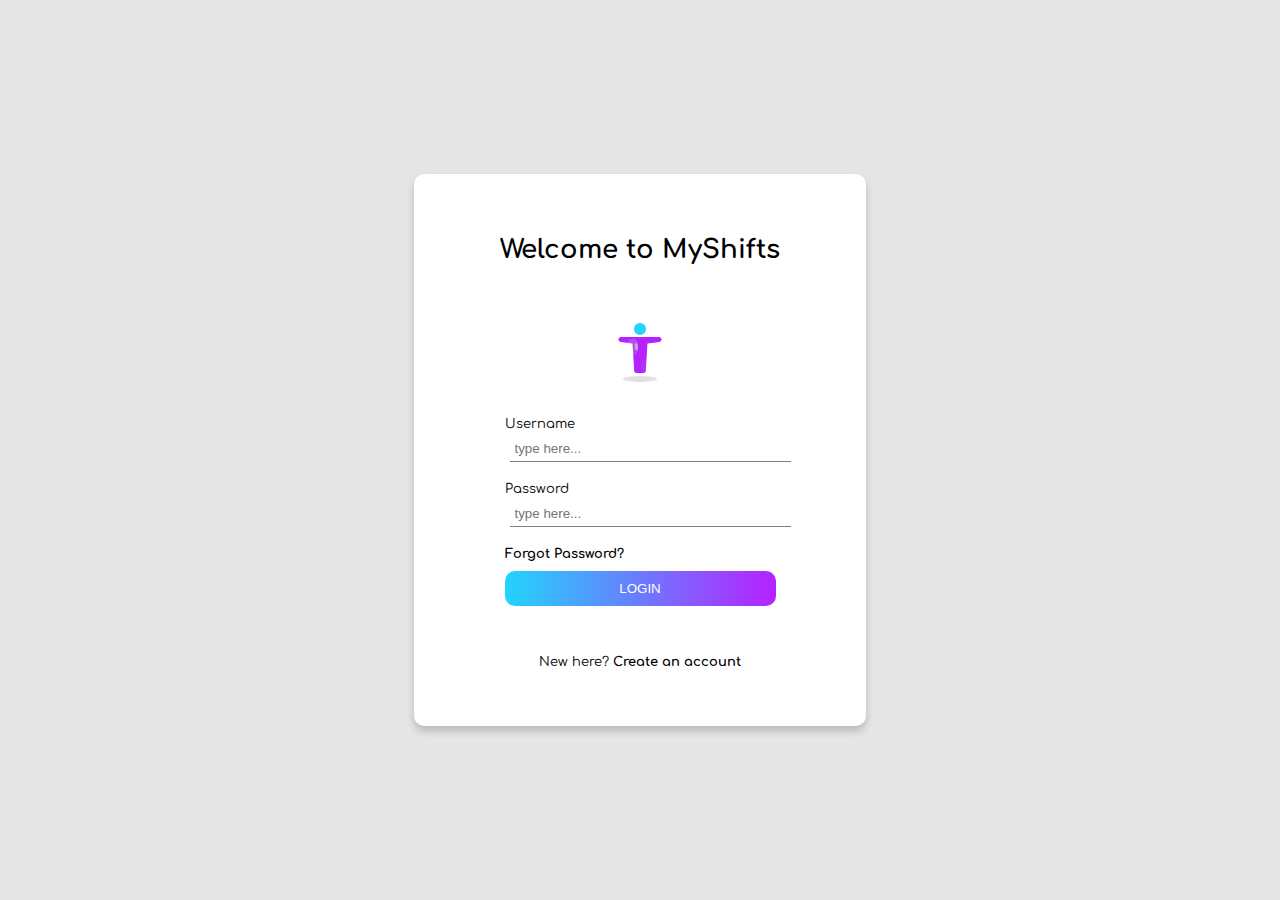
<file: index.html>
<!DOCTYPE html>
<html lang="en">
  <head>
    <meta charset="UTF-8" />
    <meta name="viewport" content="width=device-width, initial-scale=1.0" />
    <title>Login - MyShifts</title>
    <link rel="icon" href="../assets/logo.png" />
    <link rel="stylesheet" href="../styles/utilities.css" />
    <link rel="stylesheet" href="../styles/mobile.css" />
    <script src="../code/login.js" defer></script>
  </head>
  <body class="body__register__login__defaults small__font">
    <div class="container__register__login mobile__form__width">
      <h1>Welcome to MyShifts</h1>
      <img src="../assets/logo.png" alt="" />

      <form action="get">
        <div>
          <label for="username">Username</label>
          <input
            type="text"
            name="username"
            id="username"
            placeholder="type here..."
            class="container__text__inputs"
          />
        </div>

        <span id="username__error"></span>

        <div>
          <label for="password">Password</label>
          <input
            type="password"
            name="password"
            id="password"
            placeholder="type here..."
            class="container__text__inputs"
          />
        </div>

        <span id="password__error"></span>

        <a href="" id="forgot__pwd">Forgot Password?</a>
        <input
          class="container__register__login__input__btn"
          type="button"
          value="LOGIN"
          id="login"
        />
      </form>
      <p>
        New here? <a href="../src/pages/register.html">Create an account</a>
      </p>
    </div>
  </body>
</html>
</file>
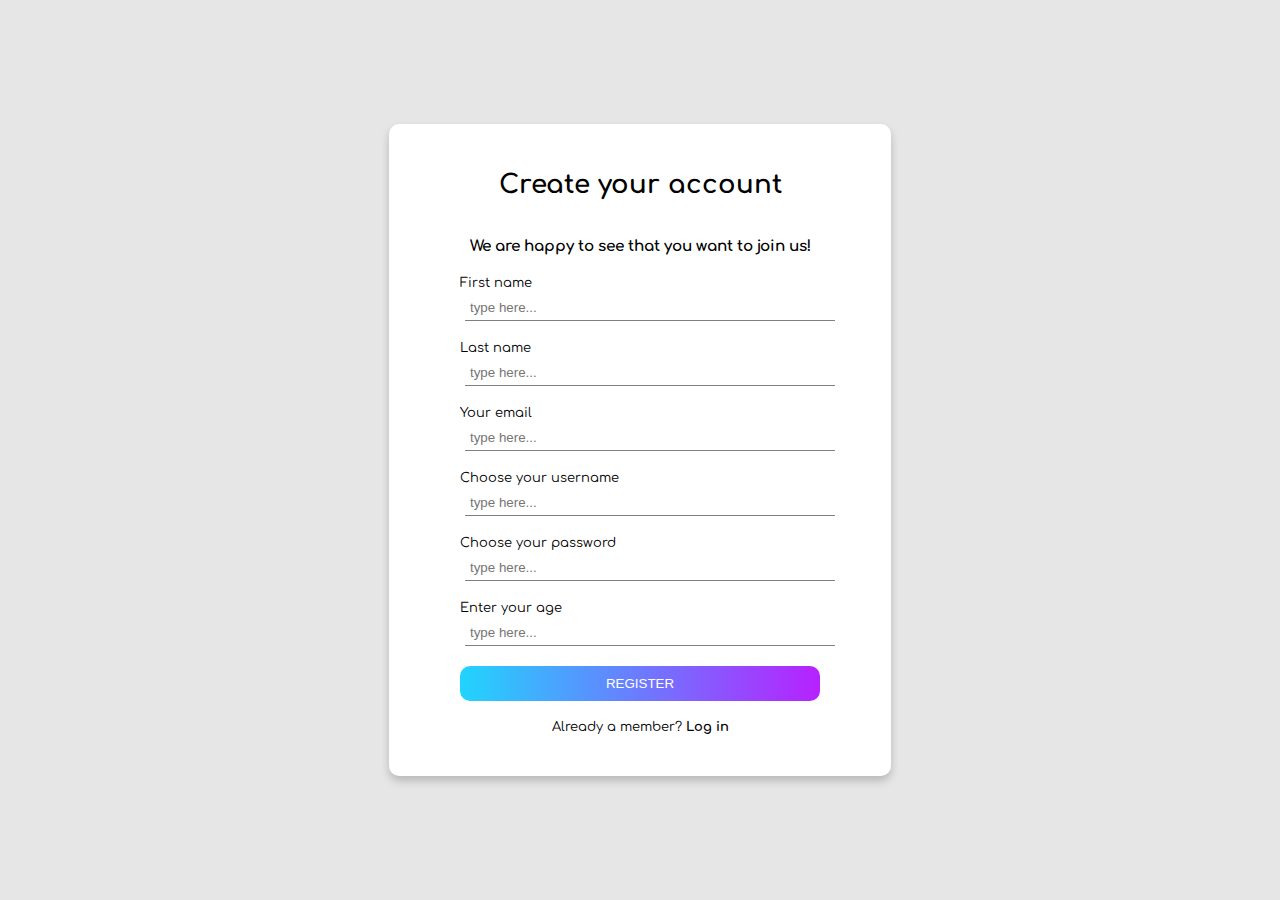
<file: register.html>
<!DOCTYPE html>
<html lang="en">
  <head>
    <meta charset="UTF-8" />
    <meta name="viewport" content="width=device-width, initial-scale=1.0" />
    <title>Register - MyShifts</title>
    <link rel="icon" href="../../assets/logo.png" />
    <link rel="stylesheet" href="../../styles/utilities.css" />
    <link rel="stylesheet" href="../../styles/mobile.css" />
    <script src="../../code/register.js" defer></script>
  </head>
  <body class="body__register__login__defaults small__font">
    <div
      class="container__register__login registration__form__size mobile__form__width"
    >
      <h1>Create your account</h1>
      <h3 class="registration__mesage">
        We are happy to see that you want to join us!
      </h3>
      <form action="" method="">
        <div>
          <label for="fname"> First name</label>
          <input
            class="container__text__inputs inputs_width"
            type="text"
            name="fname"
            placeholder="type here..."
            id="fname"
          />
        </div>
        <span id="fname__error"></span>
        <div>
          <label for="lname"> Last name</label>
          <input
            class="container__text__inputs inputs_width"
            type="text"
            name="lname"
            placeholder="type here..."
            id="lname"
          />
        </div>
        <span id="lname__error"></span>

        <div>
          <label for="email">Your email</label>
          <input
            class="container__text__inputs inputs_width"
            type="email"
            name="email"
            id="email"
            placeholder="type here..."
          />
        </div>
        <span id="email__error"></span>

        <div>
          <label for="username">Choose your username</label>
          <input
            class="container__text__inputs inputs_width"
            type="text"
            name="username"
            placeholder="type here..."
            id="username"
          />
        </div>
        <span id="username__error"></span>

        <div>
          <label for="pwd">Choose your password</label>
          <input
            class="container__text__inputs inputs_width"
            type="password"
            name="pwd"
            id="pwd"
            placeholder="type here..."
          />
        </div>
        <span id="pwd__error"></span>

        <div>
          <label for="age">Enter your age</label>
          <input
            class="container__text__inputs inputs_width"
            type="text"
            name="age"
            placeholder="type here..."
            id="age"
          />
        </div>
        <span id="age__error"></span>

        <input
          class="container__register__login__input__btn"
          type="button"
          value="REGISTER"
          id="register"
        />
      </form>
      <p>Already a member? <a href="../index.html">Log in</a></p>
    </div>
  </body>
</html>
</file>
<file: styles/utilities.css>
@font-face {
  font-family: "comforta";
  src: url(../fonts/Comfortaa-VariableFont_wght.ttf) format("truetype");
}
body {
  background-color: rgb(230, 230, 230);
  margin: 0;

  font-family: "comforta", sans-serif;
}
.body__register__login__defaults {
  height: 100vh;

  display: grid;
  place-items: center;
}

nav {
  display: flex;
  justify-content: space-around;
  align-items: center;

  background-color: white;
  padding: 10px;

  box-shadow: 0px 2px 4px rgba(0, 0, 0, 0.2);
}
nav div a {
  margin-left: 30px;
  border-bottom: 2px solid rgb(230, 230, 230);
}
.username__message {
  color: black;
  font-weight: bold;
}
.container__register__login {
  background-color: white;
  box-shadow: 0 5px 8px rgba(0, 0, 0, 0.2);
  border-radius: 10px;
  padding: 2em;

  display: flex;
  flex-direction: column;
  align-items: center;
  justify-content: space-around;

  max-width: 400px;
  width: 100%;

  height: 500px;
}

form {
  display: flex;
  flex-direction: column;
  gap: 10px;
}

.container__text__inputs {
  border: none;
  border-bottom: 1px solid gray;

  width: 100%;
  padding: 5px;
  margin: 5px 5px 0px 5px;
}

a {
  color: black;
  text-decoration: none;
  font-weight: bold;
}
a:hover {
  color: purple;
}

.container__register__login__input__btn {
  background: linear-gradient(to right, #21d4fd, #b721ff);
  color: white;

  padding: 10px;
  border: none;
  border-radius: 10px;
}
.container__register__login__input__btn:hover {
  background: linear-gradient(to right, #03cbf8, #ac04fa);
  cursor: pointer;
}
span {
  color: red;
}

footer {
  position: fixed;
  bottom: 0;
  width: 100%;
  text-align: center;

  background-color: rgb(230, 230, 230);
  box-shadow: 0px -5px 10px rgba(0, 0, 0, 0.1);

  font-size: 12px;
}
.pages__links:hover,
.my__gradient,
.container__text__inputs:focus {
  border-image: linear-gradient(to right, #21d4fd, #b721ff);
  border-image-width: 0 0 2px 0;
  border-image-slice: 1;

  outline: none;
}

.add__shift__textarea {
  border-image-width: 2px;
  padding: 5px;
  max-width: 400px;
}
.small__font {
  font-size: small;
}
.registration__form__size {
  max-width: 450px;
  height: 600px;
}
.profile__section__display {
  display: grid;
  place-items: center;

  margin: 2em 0;
}
</file>
<file: styles/mobile.css>
@media only screen and (max-width: 480px) {
  .mobile__form__width {
    max-width: 320px;
  }
  .inputs_width {
    max-width: 95%;
  }
  .registration__mesage {
    text-align: center;
  }
  .navbar {
    display: block;
    text-align: center;
  }
  .shifts__table {
    font-size: xx-small;
  }
  .search__button {
    margin-top: 10px;
  }
}
</file>
